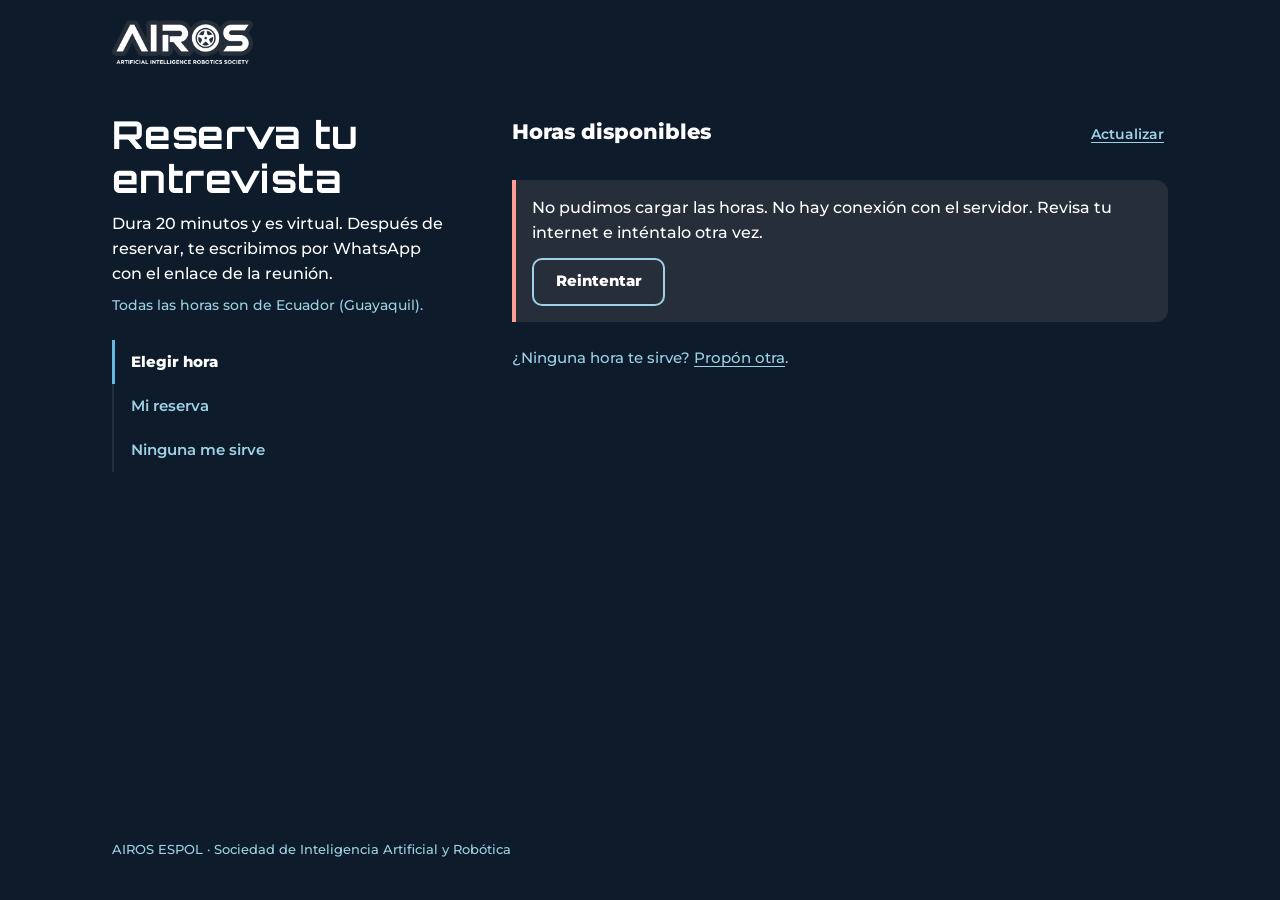
<file: index.html>
<!doctype html>
<html lang="es">
<head>
  <meta charset="utf-8">
  <meta name="viewport" content="width=device-width, initial-scale=1">
  <title>Entrevistas de aspirantes | AIROS ESPOL</title>
  <meta name="description" content="Reserva la hora de tu entrevista virtual para ingresar a AIROS, la Sociedad de Inteligencia Artificial y Robótica de ESPOL.">
  <meta name="theme-color" content="#0D1B2A">
  <meta name="color-scheme" content="dark">
  <link rel="icon" type="image/png" href="assets/airos-isotipo.png">
  <link rel="preload" href="assets/fonts/montserrat-latin-wght-normal.woff2" as="font" type="font/woff2" crossorigin>
  <link rel="stylesheet" href="css/estilos.css">
</head>
<body>
  <a class="saltar" href="#principal">Saltar al contenido</a>

  <div class="demo-aviso" id="demo-aviso" hidden>
    Modo demostración: las reservas se guardan solo en este navegador.
    <a href="panel.html">Abrir el panel</a>
  </div>

  <header class="cabecera">
    <div class="contenedor cabecera__fila">
      <img class="cabecera__logo" src="assets/airos-wordmark.png" alt="AIROS, Artificial Intelligence Robotics Society" width="900" height="291">
    </div>
  </header>

  <main id="principal" class="contenedor disposicion">
    <div class="lateral">
    <section class="intro" aria-labelledby="titulo">
      <h1 id="titulo" tabindex="-1">Reserva tu entrevista</h1>
      <p class="intro__texto">Dura 20 minutos y es virtual. Después de reservar, te escribimos por WhatsApp con el enlace de la reunión.</p>
      <p class="zona">Todas las horas son de Ecuador (Guayaquil).</p>
    </section>

    <nav class="pestanas" aria-label="Secciones">
      <a class="pestana" href="#reservar" data-vista="agenda">Elegir hora</a>
      <a class="pestana" href="#mi-reserva" data-vista="mi-reserva">Mi reserva</a>
      <a class="pestana" href="#otra-hora" data-vista="propuesta">Ninguna me sirve</a>
    </nav>
    </div>

    <div class="contenido">
    <div id="aviso" class="aviso" role="status" aria-live="polite" hidden></div>

    <!-- Vista 1: agenda -->
    <section id="vista-agenda" class="vista" aria-labelledby="h-agenda">
      <div class="vista__cabeza">
        <h2 id="h-agenda">Horas disponibles</h2>
        <p class="contador" id="contador" aria-live="polite"></p>
        <button type="button" class="enlace" id="btn-actualizar">Actualizar</button>
      </div>
      <div id="agenda" class="agenda"></div>
      <p class="pie-vista">¿Ninguna hora te sirve? <a href="#otra-hora">Propón otra</a>.</p>
    </section>

    <!-- Vista 2: mi reserva -->
    <section id="vista-mi-reserva" class="vista" aria-labelledby="h-mi-reserva" hidden>
      <h2 id="h-mi-reserva" tabindex="-1">Mi reserva</h2>
      <form id="form-consulta" class="formulario" novalidate>
        <p class="ayuda">Escribe los mismos datos que usaste al reservar para ver, cambiar o cancelar tu hora.</p>
        <div class="campo">
          <label for="c-whatsapp">WhatsApp</label>
          <input id="c-whatsapp" name="whatsapp" type="tel" inputmode="tel" autocomplete="tel" placeholder="0991234567" aria-describedby="c-whatsapp-error">
          <p class="campo__error" id="c-whatsapp-error" hidden></p>
        </div>
        <div class="campo">
          <label for="c-nombres">Nombres</label>
          <input id="c-nombres" name="nombres" type="text" autocomplete="given-name" maxlength="60" aria-describedby="c-nombres-error">
          <p class="campo__error" id="c-nombres-error" hidden></p>
        </div>
        <p class="error-form" id="c-error" role="alert" hidden></p>
        <button type="submit" class="boton">Buscar mi reserva</button>
      </form>
      <div id="mi-resultado" hidden></div>
    </section>

    <!-- Vista 3: propuesta de otro horario -->
    <section id="vista-propuesta" class="vista" aria-labelledby="h-propuesta" hidden>
      <h2 id="h-propuesta" tabindex="-1">Propón otro horario</h2>
      <form id="form-propuesta" class="formulario" novalidate>
        <p class="ayuda">Cuéntanos cuándo podrías y te escribimos por WhatsApp para coordinar. Esto no reserva una hora.</p>
        <div class="campo__par">
          <div class="campo">
            <label for="p-nombres">Nombres</label>
            <input id="p-nombres" name="nombres" type="text" autocomplete="given-name" maxlength="60" aria-describedby="p-nombres-error">
            <p class="campo__error" id="p-nombres-error" hidden></p>
          </div>
          <div class="campo">
            <label for="p-apellidos">Apellidos</label>
            <input id="p-apellidos" name="apellidos" type="text" autocomplete="family-name" maxlength="60" aria-describedby="p-apellidos-error">
            <p class="campo__error" id="p-apellidos-error" hidden></p>
          </div>
        </div>
        <div class="campo">
          <label for="p-whatsapp">WhatsApp</label>
          <input id="p-whatsapp" name="whatsapp" type="tel" inputmode="tel" autocomplete="tel" placeholder="0991234567" aria-describedby="p-whatsapp-ayuda p-whatsapp-error">
          <p class="campo__ayuda" id="p-whatsapp-ayuda">Ejemplo: 0991234567 o +593991234567</p>
          <p class="campo__error" id="p-whatsapp-error" hidden></p>
        </div>
        <div class="campo">
          <label for="p-propuesta">¿Qué día y hora podrías?</label>
          <textarea id="p-propuesta" name="propuesta" rows="3" maxlength="300" aria-describedby="p-propuesta-ayuda p-propuesta-error"></textarea>
          <p class="campo__ayuda" id="p-propuesta-ayuda">Ejemplo: martes 20, después de las 6:00 p. m.</p>
          <p class="campo__error" id="p-propuesta-error" hidden></p>
        </div>
        <div class="trampa" aria-hidden="true">
          <label for="p-sitio">No llenar este campo</label>
          <input id="p-sitio" name="sitio_web" type="text" tabindex="-1" autocomplete="off">
        </div>
        <p class="error-form" id="p-error" role="alert" hidden></p>
        <button type="submit" class="boton">Enviar propuesta</button>
      </form>
      <div id="propuesta-ok" class="exito" hidden>
        <h3 tabindex="-1">Recibimos tu propuesta</h3>
        <p>Te escribiremos por WhatsApp para coordinar una hora.</p>
        <a class="boton boton--sec" href="#reservar">Volver a las horas</a>
      </div>
    </section>

    <!-- Vista 4: confirmación -->
    <section id="vista-confirmacion" class="vista" aria-labelledby="h-confirmacion" hidden>
      <div class="exito exito--reserva">
        <h2 id="h-confirmacion" tabindex="-1">Tu hora está reservada</h2>
        <p class="exito__cuando" id="conf-cuando"></p>
        <div class="codigo">
          <span class="codigo__etiqueta">Tu código</span>
          <strong class="codigo__valor" id="conf-codigo"></strong>
          <button type="button" class="enlace" id="btn-copiar">Copiar código</button>
        </div>
        <p>Te escribiremos por WhatsApp con el enlace de la reunión antes de tu entrevista. Si no puedes asistir, cancela o cambia tu hora en «Mi reserva».</p>
        <div class="acciones">
          <a class="boton" href="#mi-reserva">Ver mi reserva</a>
        </div>
      </div>
    </section>
    </div>
  </main>

  <footer class="pie">
    <div class="contenedor">AIROS ESPOL · Sociedad de Inteligencia Artificial y Robótica</div>
  </footer>

  <!-- Diálogo: datos para reservar -->
  <dialog id="dlg-reservar" aria-labelledby="dr-titulo">
    <form id="form-reserva" class="dialogo__cuerpo" novalidate>
      <h2 id="dr-titulo">Confirma tus datos</h2>
      <p class="dialogo__cuando" id="dr-cuando"></p>
      <div class="campo__par">
        <div class="campo">
          <label for="r-nombres">Nombres</label>
          <input id="r-nombres" name="nombres" type="text" autocomplete="given-name" maxlength="60" aria-describedby="r-nombres-error">
          <p class="campo__error" id="r-nombres-error" hidden></p>
        </div>
        <div class="campo">
          <label for="r-apellidos">Apellidos</label>
          <input id="r-apellidos" name="apellidos" type="text" autocomplete="family-name" maxlength="60" aria-describedby="r-apellidos-error">
          <p class="campo__error" id="r-apellidos-error" hidden></p>
        </div>
      </div>
      <div class="campo">
        <label for="r-whatsapp">WhatsApp</label>
        <input id="r-whatsapp" name="whatsapp" type="tel" inputmode="tel" autocomplete="tel" placeholder="0991234567" aria-describedby="r-whatsapp-ayuda r-whatsapp-error">
        <p class="campo__ayuda" id="r-whatsapp-ayuda">Ejemplo: 0991234567 o +593991234567. Aquí te enviamos el enlace.</p>
        <p class="campo__error" id="r-whatsapp-error" hidden></p>
      </div>
      <div class="trampa" aria-hidden="true">
        <label for="r-sitio">No llenar este campo</label>
        <input id="r-sitio" name="sitio_web" type="text" tabindex="-1" autocomplete="off">
      </div>
      <p class="error-form" id="r-error" role="alert" hidden></p>
      <div class="dialogo__acciones">
        <button type="button" class="boton boton--sec" data-cerrar>Cancelar</button>
        <button type="submit" class="boton">Reservar esta hora</button>
      </div>
    </form>
  </dialog>

  <!-- Diálogo: elegir una hora nueva (cambio de reserva) -->
  <dialog id="dlg-cambiar" aria-labelledby="dc-titulo">
    <div class="dialogo__cuerpo">
      <h2 id="dc-titulo">Elige tu nueva hora</h2>
      <p class="ayuda">Tu hora actual se libera cuando confirmes el cambio.</p>
      <div id="dc-agenda" class="agenda agenda--compacta"></div>
      <div class="dialogo__acciones">
        <button type="button" class="boton boton--sec" data-cerrar>Cerrar</button>
      </div>
    </div>
  </dialog>

  <!-- Diálogo genérico de confirmación -->
  <dialog id="dlg-confirmar" aria-labelledby="dk-titulo">
    <div class="dialogo__cuerpo">
      <h2 id="dk-titulo"></h2>
      <p id="dk-texto"></p>
      <div class="dialogo__acciones">
        <button type="button" class="boton boton--sec" id="dk-no"></button>
        <button type="button" class="boton" id="dk-si"></button>
      </div>
    </div>
  </dialog>

  <script src="config.js"></script>
  <script src="js/utils.js"></script>
  <script src="js/mock.js"></script>
  <script src="js/api.js"></script>
  <script src="js/app.js"></script>
</body>
</html>
</file>
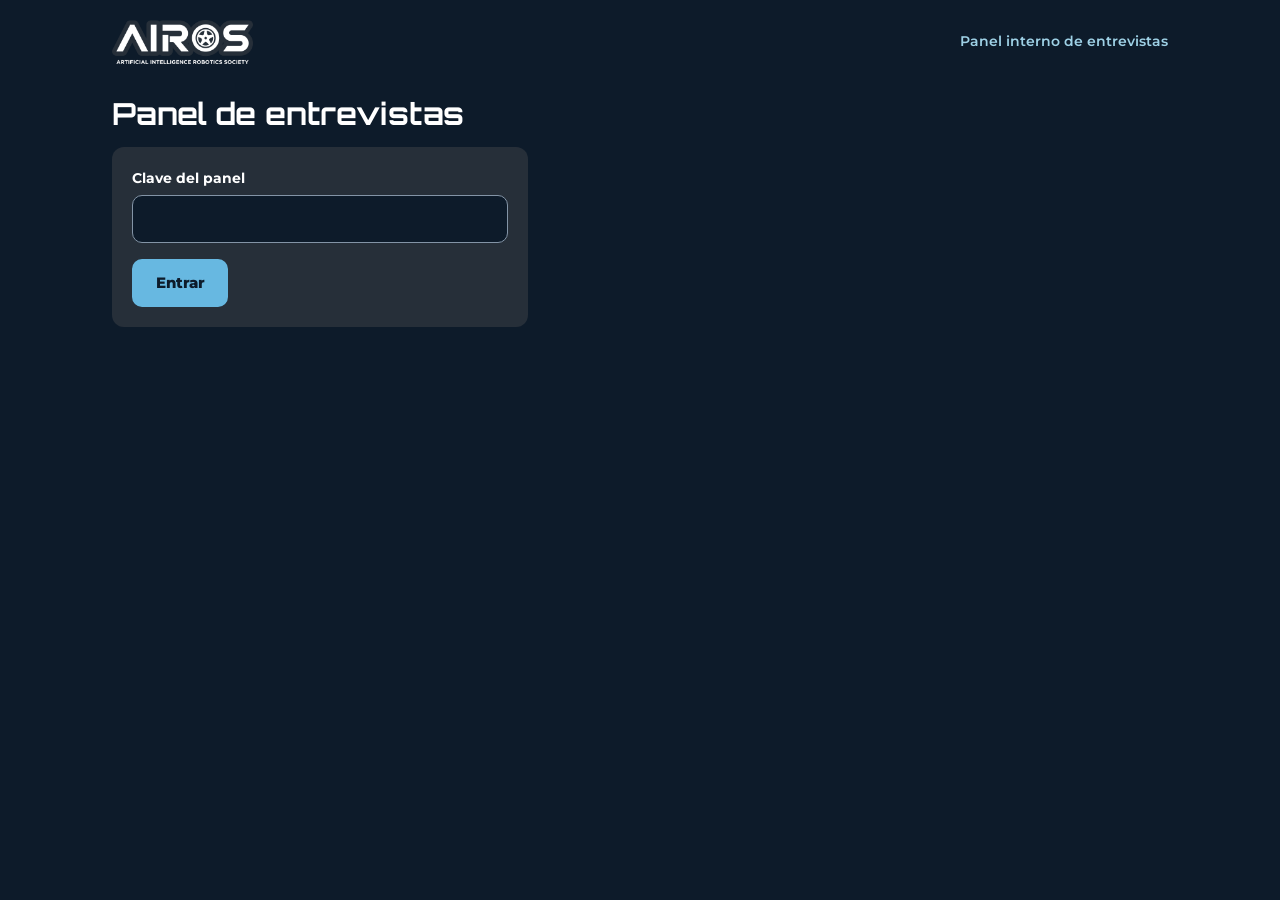
<file: panel.html>
<!doctype html>
<html lang="es">
<head>
  <meta charset="utf-8">
  <meta name="viewport" content="width=device-width, initial-scale=1">
  <title>Panel de entrevistas | AIROS ESPOL</title>
  <meta name="robots" content="noindex, nofollow, noarchive">
  <meta name="theme-color" content="#0D1B2A">
  <meta name="color-scheme" content="dark">
  <link rel="icon" type="image/png" href="assets/airos-isotipo.png">
  <link rel="preload" href="assets/fonts/montserrat-latin-wght-normal.woff2" as="font" type="font/woff2" crossorigin>
  <link rel="stylesheet" href="css/estilos.css">
  <link rel="stylesheet" href="css/panel.css">
</head>
<body class="panel">
  <div class="demo-aviso" id="demo-aviso" hidden>
    Modo demostración: la clave del panel es <strong id="demo-clave"></strong> y los datos viven solo en este navegador.
  </div>

  <header class="cabecera">
    <div class="contenedor cabecera__fila panel__barra">
      <img class="cabecera__logo" src="assets/airos-wordmark.png" alt="AIROS" width="900" height="291">
      <span class="panel__rotulo">Panel interno de entrevistas</span>
    </div>
  </header>

  <main class="contenedor" id="principal">
    <!-- Acceso -->
    <section id="acceso" class="acceso" aria-labelledby="h-acceso">
      <h1 id="h-acceso">Panel de entrevistas</h1>
      <form id="form-acceso" class="formulario" novalidate>
        <div class="campo">
          <label for="clave">Clave del panel</label>
          <input id="clave" name="clave" type="password" autocomplete="current-password" maxlength="100" aria-describedby="clave-error">
          <p class="campo__error" id="clave-error" hidden></p>
        </div>
        <p class="error-form" id="acceso-error" role="alert" hidden></p>
        <button type="submit" class="boton">Entrar</button>
      </form>
    </section>

    <!-- Panel -->
    <div id="contenido" hidden>
      <div class="panel__titulo">
        <h1>Entrevistas</h1>
        <div class="panel__acciones">
          <button type="button" class="boton boton--sec boton--chico" id="btn-actualizar">Actualizar</button>
          <button type="button" class="boton boton--sec boton--chico" id="btn-csv">Exportar agenda (CSV)</button>
          <button type="button" class="boton boton--sec boton--chico" id="btn-csv-prop">Exportar propuestas (CSV)</button>
          <button type="button" class="boton boton--sec boton--chico" id="btn-salir">Salir</button>
        </div>
      </div>

      <p class="aviso aviso--error" id="panel-error" role="alert" hidden></p>
      <p class="aviso" id="panel-aviso" role="status" hidden></p>

      <dl class="contadores" aria-label="Resumen">
        <div class="contador-caja"><dt>Reservas</dt><dd id="n-reservas">0</dd></div>
        <div class="contador-caja"><dt>Horas libres</dt><dd id="n-libres">0</dd></div>
        <div class="contador-caja"><dt>Propuestas</dt><dd id="n-propuestas">0</dd></div>
      </dl>

      <section aria-labelledby="h-agenda" class="bloque-panel">
        <div class="bloque-panel__cabeza">
          <h2 id="h-agenda">Agenda</h2>
          <div class="filtro" role="group" aria-label="Filtrar por entrevistador" id="filtro"></div>
        </div>
        <div id="agenda"></div>
      </section>

      <section aria-labelledby="h-propuestas" class="bloque-panel">
        <h2 id="h-propuestas">Propuestas pendientes</h2>
        <div id="propuestas"></div>
      </section>
    </div>
  </main>

  <dialog id="dlg-confirmar" aria-labelledby="dk-titulo">
    <div class="dialogo__cuerpo">
      <h2 id="dk-titulo"></h2>
      <p id="dk-texto"></p>
      <div class="dialogo__acciones">
        <button type="button" class="boton boton--sec" id="dk-no"></button>
        <button type="button" class="boton boton--peligro" id="dk-si"></button>
      </div>
    </div>
  </dialog>

  <script src="config.js"></script>
  <script src="js/utils.js"></script>
  <script src="js/mock.js"></script>
  <script src="js/api.js"></script>
  <script src="js/panel.js"></script>
</body>
</html>
</file>
<file: css/estilos.css>
/* ==========================================================================
   AIROS ESPOL · Entrevistas de aspirantes
   Paleta del manual de identidad: 60 % azul profundo, 30 % navy grafito y
   blanco, 10 % azul cielo y celeste. Montserrat para todo el texto y
   Orbitron solo en títulos cortos (título, fechas, código).
   ========================================================================== */

@font-face {
  font-family: "Montserrat";
  src: url("../assets/fonts/montserrat-latin-wght-normal.woff2") format("woff2");
  font-weight: 100 900;
  font-display: swap;
}
@font-face {
  font-family: "Orbitron";
  src: url("../assets/fonts/orbitron-latin-700-normal.woff2") format("woff2");
  font-weight: 700;
  font-display: swap;
}

:root {
  --fondo: #0D1B2A;
  --bloque: #262F39;
  --cielo: #67B8E1;
  --celeste: #9ED1E6;
  --blanco: #FFFFFF;
  --linea: #3A4856;          /* bordes de chips y separadores */
  --borde-campo: #8394A6;    /* contraste >= 3:1 contra el bloque */
  --error: #FF9E94;
  --ok: #8FE0B5;
  --radio: 12px;
  --col-fecha: 4.25rem;
  --fuente: "Montserrat", system-ui, -apple-system, "Segoe UI", Roboto, sans-serif;
  --titulos: "Orbitron", "Montserrat", system-ui, sans-serif;
}

*, *::before, *::after { box-sizing: border-box; }
html { -webkit-text-size-adjust: 100%; }
body {
  margin: 0;
  background: var(--fondo);
  color: var(--blanco);
  font: 500 1rem/1.55 var(--fuente);
  min-height: 100vh;
  display: flex;
  flex-direction: column;
}
main { flex: 1; }
img { max-width: 100%; height: auto; }
[hidden] { display: none !important; }
a { color: var(--celeste); text-underline-offset: 3px; }
a:hover { color: var(--blanco); }

:focus-visible { outline: 3px solid var(--celeste); outline-offset: 3px; border-radius: 4px; }

.contenedor { width: 100%; max-width: 68rem; margin: 0 auto; padding: 0 1rem; }
.saltar { position: absolute; left: -999px; top: 0; background: var(--cielo); color: var(--fondo); padding: .75rem 1rem; z-index: 50; font-weight: 700; }
.saltar:focus { left: 0; }

/* ---------- Cabecera, aviso demo y pie ---------- */
.demo-aviso { background: var(--celeste); color: var(--fondo); text-align: center; font-size: .85rem; font-weight: 600; padding: .5rem 1rem; }
.demo-aviso a { color: var(--fondo); font-weight: 800; }
.cabecera { padding: 1.25rem 0 .5rem; }
.cabecera__logo { display: block; height: 2.75rem; width: auto; }
.pie { padding: 2rem 0 2.5rem; color: var(--celeste); font-size: .8rem; }

/* ---------- Disposición: columna única en móvil, lateral fijo en escritorio ---------- */
.disposicion { padding-top: 1rem; padding-bottom: 2rem; }
.intro h1 {
  font: 700 clamp(1.65rem, 7vw, 2.4rem)/1.15 var(--titulos);
  letter-spacing: .01em;
  margin: .5rem 0 .75rem;
}
.intro__texto { margin: 0 0 .5rem; max-width: 34rem; }
.zona { margin: 0 0 1.25rem; color: var(--celeste); font-size: .85rem; }

@media (min-width: 60rem) {
  .disposicion { display: grid; grid-template-columns: 21rem minmax(0, 1fr); gap: 4rem; padding-top: 2.5rem; align-items: start; }
  .lateral { position: sticky; top: 1.5rem; }
  .intro h1 { margin-top: 0; }
}

/* ---------- Pestañas ---------- */
.pestanas { display: grid; grid-template-columns: repeat(3, 1fr); border-bottom: 2px solid var(--bloque); margin-bottom: 1.5rem; }
.pestana {
  text-align: center; text-decoration: none; color: var(--celeste); font-weight: 600; font-size: .85rem;
  line-height: 1.25; padding: .8rem .35rem; margin-bottom: -2px; border-bottom: 3px solid transparent;
  display: flex; align-items: center; justify-content: center; min-height: 3rem;
}
.pestana:hover { color: var(--blanco); }
.pestana[aria-current="page"] { color: var(--blanco); border-bottom-color: var(--cielo); font-weight: 800; }
@media (min-width: 60rem) {
  .pestanas { grid-template-columns: 1fr; border-bottom: 0; border-left: 2px solid var(--bloque); margin: 1.5rem 0 0; }
  .pestana { justify-content: flex-start; text-align: left; font-size: .95rem; padding: .7rem 1rem; margin: 0 0 0 -2px; border-bottom: 0; border-left: 3px solid transparent; min-height: 2.75rem; }
  .pestana[aria-current="page"] { border-left-color: var(--cielo); }
}

/* ---------- Vistas ---------- */
.vista h2 { font: 800 1.3rem/1.2 var(--fuente); margin: 0 0 1rem; }
.vista__cabeza { display: flex; flex-wrap: wrap; align-items: baseline; gap: .25rem 1rem; margin-bottom: 1.25rem; }
.vista__cabeza h2 { margin: 0 auto 0 0; }
.contador { margin: 0; color: var(--celeste); font-size: .9rem; flex-basis: 100%; order: 3; }
.pie-vista { margin: 1.5rem 0 0; color: var(--celeste); font-size: .95rem; }
.ayuda { margin: 0 0 1rem; color: var(--celeste); }

.aviso { margin: 0 0 1.25rem; padding: .85rem 1rem; background: var(--bloque); border-left: 4px solid var(--cielo); border-radius: 0 var(--radio) var(--radio) 0; }
.aviso--error { border-left-color: var(--error); }
.aviso--ok { border-left-color: var(--ok); }

/* ---------- Agenda: un tramo por día unido por una línea de pista ---------- */
.agenda { position: relative; }
.dia { display: grid; grid-template-columns: var(--col-fecha) 1fr; column-gap: 1.25rem; position: relative; padding-bottom: 1.75rem; }
.dia::before { content: ""; position: absolute; left: calc(var(--col-fecha) + .625rem); top: 1.35rem; bottom: -.1rem; width: 2px; background: var(--bloque); transform: translateX(-50%); }
.dia:last-child { padding-bottom: 0; }
.dia:last-child::before { display: none; }
.dia::after { content: ""; position: absolute; left: calc(var(--col-fecha) + .625rem); top: .6rem; width: 11px; height: 11px; border-radius: 50%; background: var(--cielo); box-shadow: 0 0 0 4px var(--fondo); transform: translateX(-50%); }
.dia__fecha { display: flex; flex-direction: column; line-height: 1.15; }
.dia__num { font: 700 2.15rem/1 var(--titulos); color: var(--cielo); }
.dia__nombre { font-weight: 800; font-size: .85rem; margin-top: .35rem; }
.dia__mes { font-size: .78rem; color: var(--celeste); }
.horas { list-style: none; margin: 0; padding: 0; display: grid; grid-template-columns: repeat(auto-fill, minmax(6.25rem, 1fr)); gap: .5rem; }
.hora {
  width: 100%; min-height: 3rem; padding: .5rem .5rem; font: 700 .95rem/1.2 var(--fuente); font-variant-numeric: tabular-nums;
  color: var(--blanco); background: var(--bloque); border: 1.5px solid var(--linea); border-radius: 10px; cursor: pointer;
}
.hora:hover { border-color: var(--cielo); background: #2d3844; }
.hora:active { transform: translateY(1px); }
.dia__completo { margin: .6rem 0 0; color: var(--celeste); font-size: .9rem; }
.agenda--compacta .dia { padding-bottom: 1.25rem; }
.vacio { color: var(--celeste); margin: .5rem 0; }

.error-caja { background: var(--bloque); border-left: 4px solid var(--error); padding: 1rem; border-radius: 0 var(--radio) var(--radio) 0; }
.error-caja p { margin: 0 0 .75rem; }

/* Esqueleto de carga */
.esqueleto { display: block; background: linear-gradient(90deg, var(--bloque) 25%, #323d49 50%, var(--bloque) 75%); background-size: 200% 100%; border-radius: 10px; animation: brillo 1.4s linear infinite; }
.esqueleto--num { width: 3rem; height: 2.15rem; }
.esqueleto--hora { height: 3rem; }
@keyframes brillo { to { background-position: -200% 0; } }

/* ---------- Formularios ---------- */
.formulario { background: var(--bloque); padding: 1.25rem; border-radius: var(--radio); }
.campo { margin-bottom: 1rem; }
.campo__par { display: grid; gap: 0 .75rem; }
@media (min-width: 30rem) { .campo__par { grid-template-columns: 1fr 1fr; } }
label { display: block; font-weight: 700; font-size: .9rem; margin-bottom: .35rem; }
input, textarea {
  width: 100%; font: 500 1rem/1.4 var(--fuente); color: var(--blanco); background: var(--fondo);
  border: 1.5px solid var(--borde-campo); border-radius: 10px; padding: .75rem .85rem; min-height: 3rem;
}
textarea { resize: vertical; min-height: 5.5rem; }
input::placeholder, textarea::placeholder { color: #8A9BAD; }
input:focus-visible, textarea:focus-visible { outline: 3px solid var(--celeste); outline-offset: 1px; border-color: var(--celeste); }
input[aria-invalid="true"], textarea[aria-invalid="true"] { border-color: var(--error); }
.campo__ayuda { margin: .3rem 0 0; font-size: .8rem; color: var(--celeste); }
.campo__error { margin: .35rem 0 0; font-size: .85rem; font-weight: 600; color: var(--error); }
.error-form { margin: 0 0 1rem; padding: .75rem 1rem; border-left: 4px solid var(--error); background: var(--fondo); border-radius: 0 10px 10px 0; font-weight: 600; }
.trampa { position: absolute; left: -9999px; width: 1px; height: 1px; overflow: hidden; }

/* ---------- Botones ---------- */
.boton {
  display: inline-flex; align-items: center; justify-content: center; text-align: center; text-decoration: none; cursor: pointer;
  min-height: 3rem; padding: .6rem 1.35rem; font: 800 .95rem/1.2 var(--fuente); color: var(--fondo);
  background: var(--cielo); border: 2px solid var(--cielo); border-radius: 10px;
}
.boton:hover { background: var(--celeste); border-color: var(--celeste); color: var(--fondo); }
.boton[disabled] { opacity: .7; cursor: progress; }
.boton--sec { background: transparent; color: var(--blanco); border-color: var(--celeste); }
.boton--sec:hover { background: rgba(158, 209, 230, .15); color: var(--blanco); }
.boton--peligro { background: transparent; color: var(--error); border-color: var(--error); }
.boton--peligro:hover { background: var(--error); color: var(--fondo); border-color: var(--error); }
form > .boton { width: 100%; }
@media (min-width: 30rem) { form > .boton { width: auto; } }
.enlace { background: none; border: 0; padding: .6rem .25rem; min-height: 2.75rem; color: var(--celeste); font: 600 .9rem var(--fuente); text-decoration: underline; text-underline-offset: 3px; cursor: pointer; }
.enlace:hover { color: var(--blanco); }
.acciones { display: flex; flex-wrap: wrap; gap: .75rem; margin: 1.25rem 0 .5rem; }

/* ---------- Confirmaciones ---------- */
.exito { background: var(--bloque); padding: 1.5rem 1.25rem; border-radius: var(--radio); border-top: 4px solid var(--cielo); }
.exito h2, .exito h3 { font: 800 1.35rem/1.2 var(--fuente); margin: 0 0 .75rem; }
.exito p { max-width: 34rem; }
.exito__cuando { font-size: 1.25rem; font-weight: 800; margin: 0 0 1.25rem; }
.codigo { display: flex; flex-wrap: wrap; align-items: center; gap: .25rem 1rem; padding: 1rem; margin: 0 0 1.25rem; background: var(--fondo); border-radius: 10px; }
.codigo__etiqueta { flex-basis: 100%; font-size: .85rem; color: var(--celeste); font-weight: 600; }
.codigo__valor { font: 700 1.6rem/1.2 var(--titulos); color: var(--cielo); letter-spacing: .04em; overflow-wrap: anywhere; }

.tarjeta-reserva { background: var(--bloque); padding: 1.25rem; border-radius: var(--radio); border-top: 4px solid var(--cielo); }
.tarjeta-reserva .aviso { margin-bottom: 1rem; background: var(--fondo); }
.tarjeta-reserva__cuando { display: flex; flex-direction: column; margin: 0 0 .5rem; }
.tarjeta-reserva__dia { font-size: 1.35rem; font-weight: 800; }
.tarjeta-reserva__hora { font-size: 1.1rem; color: var(--cielo); font-weight: 700; }
.tarjeta-reserva__datos { margin: 0; color: var(--celeste); font-size: .9rem; overflow-wrap: anywhere; }

/* ---------- Diálogos (hoja inferior en móvil) ---------- */
dialog { color: var(--blanco); background: var(--bloque); border: 0; border-radius: 16px; padding: 0; width: min(32rem, calc(100% - 2rem)); max-height: calc(100dvh - 2rem); overflow: auto; }
dialog::backdrop { background: rgba(13, 27, 42, .82); }
.dialogo__cuerpo { padding: 1.5rem 1.25rem 1.25rem; }
.dialogo__cuerpo h2 { font: 800 1.25rem/1.2 var(--fuente); margin: 0 0 .5rem; }
.dialogo__cuando { margin: 0 0 1.25rem; color: var(--cielo); font-weight: 800; font-size: 1.05rem; }
.dialogo__acciones { display: flex; flex-direction: column-reverse; gap: .6rem; margin-top: 1.25rem; }
.dialogo__acciones .boton { width: 100%; }
dialog .agenda { margin-top: 1rem; }
@media (min-width: 30rem) { .dialogo__acciones { flex-direction: row; justify-content: flex-end; } .dialogo__acciones .boton { width: auto; } }
@media (max-width: 36rem) {
  dialog { width: 100%; max-width: none; margin: auto 0 0; border-radius: 16px 16px 0 0; max-height: 92dvh; }
}

@media (prefers-reduced-motion: reduce) {
  *, *::before, *::after { animation: none !important; transition: none !important; scroll-behavior: auto !important; }
}

/* Dentro de diálogos el fondo es el bloque: se invierten los contrastes. */
dialog .hora { background: var(--fondo); }
dialog .hora:hover { background: #162738; }
dialog .dia::before { background: var(--linea); }
dialog .dia::after { box-shadow: 0 0 0 4px var(--bloque); }
</file>
<file: css/panel.css>
/* Panel interno: vista densa de escritorio que se apila en el celular. */

.panel__barra { display: flex; flex-wrap: wrap; align-items: center; justify-content: space-between; gap: .5rem 1.5rem; }
.panel__rotulo { color: var(--celeste); font-size: .85rem; font-weight: 600; }
.panel main { padding-top: 1rem; padding-bottom: 2rem; }
.panel h1 { font: 700 clamp(1.4rem, 5vw, 1.9rem)/1.15 var(--titulos); margin: .5rem 0 1rem; }

.acceso { max-width: 26rem; }

.panel__titulo { display: flex; flex-wrap: wrap; align-items: center; justify-content: space-between; gap: .5rem 1.5rem; margin-bottom: 1rem; }
.panel__titulo h1 { margin: 0; }
.panel__acciones { display: flex; flex-wrap: wrap; gap: .5rem; }
.boton--chico { min-height: 2.75rem; padding: .4rem 1rem; font-size: .85rem; }

.contadores { display: grid; grid-template-columns: repeat(3, 1fr); gap: .5rem; margin: 0 0 2rem; }
.contador-caja { background: var(--bloque); border-radius: var(--radio); padding: .9rem 1rem; display: flex; flex-direction: column-reverse; }
.contador-caja dt { color: var(--celeste); font-size: .8rem; font-weight: 600; }
.contador-caja dd { margin: 0; font: 700 clamp(1.6rem, 6vw, 2.25rem)/1.1 var(--titulos); color: var(--cielo); }

.bloque-panel { margin-bottom: 2.5rem; }
.bloque-panel h2 { font: 800 1.2rem/1.2 var(--fuente); margin: 0 0 1rem; }
.bloque-panel__cabeza { display: flex; flex-wrap: wrap; align-items: center; justify-content: space-between; gap: .5rem 1rem; margin-bottom: 1rem; }
.bloque-panel__cabeza h2 { margin: 0; }

.filtro { display: inline-flex; border: 1.5px solid var(--linea); border-radius: 10px; overflow: hidden; }
.filtro button { min-height: 2.75rem; padding: .3rem 1rem; background: transparent; border: 0; color: var(--celeste); font: 700 .85rem var(--fuente); cursor: pointer; }
.filtro button + button { border-left: 1.5px solid var(--linea); }
.filtro button[aria-pressed="true"] { background: var(--cielo); color: var(--fondo); }

/* Agenda por día */
.p-dia { margin-bottom: 1.75rem; }
.p-dia__titulo { display: flex; align-items: baseline; gap: .75rem; margin: 0 0 .5rem; font-size: 1rem; font-weight: 800; }
.p-dia__titulo span { color: var(--celeste); font-weight: 600; font-size: .85rem; }
.p-lista { list-style: none; margin: 0; padding: 0; border-top: 1px solid var(--linea); }
.p-fila {
  display: grid; gap: .25rem .75rem; padding: .85rem 0; border-bottom: 1px solid var(--linea);
  grid-template-columns: 5.5rem 1fr auto; align-items: center;
  grid-template-areas: "hora quien accion" "ent wa wa";
}
.p-hora { grid-area: hora; font-weight: 800; font-variant-numeric: tabular-nums; white-space: nowrap; }
.p-quien { grid-area: quien; min-width: 0; overflow-wrap: anywhere; }
.p-quien small { display: block; color: var(--celeste); font-size: .8rem; font-weight: 500; }
.p-libre { color: var(--celeste); font-style: normal; }
.p-ent { grid-area: ent; font-size: .8rem; font-weight: 700; color: var(--celeste); }
.p-wa { grid-area: wa; font-size: .9rem; }
.p-accion { grid-area: accion; }
.etiqueta { display: inline-block; font-size: .72rem; font-weight: 800; padding: .1rem .5rem; border-radius: 99px; margin-left: .4rem; vertical-align: middle; border: 1.5px solid currentColor; }
.etiqueta--reservada { color: var(--ok); }
.etiqueta--libre { color: var(--celeste); }
.etiqueta--bloqueada { color: var(--error); }
.p-fila .boton { min-height: 2.5rem; padding: .3rem .9rem; font-size: .8rem; }
.p-fila--libre .p-quien { color: var(--celeste); }

@media (min-width: 50rem) {
  .p-fila { grid-template-columns: 6rem 8rem minmax(12rem, 1.6fr) 10rem 8rem; grid-template-areas: "hora ent quien wa accion"; }
}

/* Propuestas */
.p-prop { padding: 1rem; background: var(--bloque); border-radius: var(--radio); margin-bottom: .6rem; display: grid; gap: .5rem; }
.p-prop__texto { margin: 0; overflow-wrap: anywhere; }
.p-prop__meta { color: var(--celeste); font-size: .85rem; }
.p-prop .boton { justify-self: start; min-height: 2.5rem; padding: .3rem .9rem; font-size: .8rem; }
.p-vacio { color: var(--celeste); }

@media (max-width: 29.99rem) { .contadores { gap: .4rem; } .contador-caja { padding: .7rem .75rem; } }
</file>
